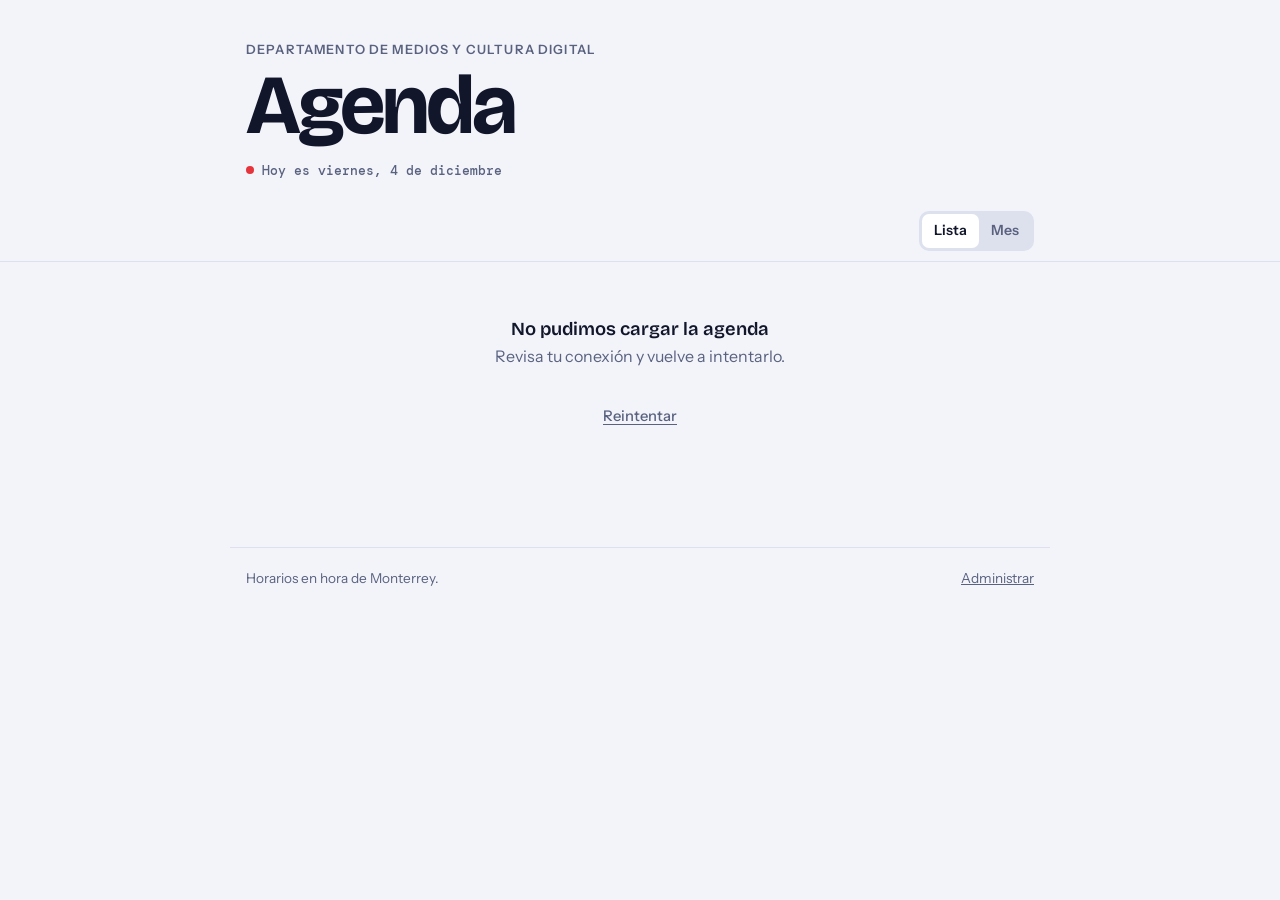
<file: agenda/index.html>
<!doctype html>
<html lang="es">
<head>
  <meta charset="utf-8">
  <meta name="viewport" content="width=device-width, initial-scale=1, viewport-fit=cover">
  <title>Agenda · Medios y Cultura Digital</title>
  <meta name="description" content="Charlas, talleres, proyecciones y convocatorias del Departamento de Medios y Cultura Digital.">
  <link rel="preconnect" href="https://fonts.googleapis.com">
  <link rel="preconnect" href="https://fonts.gstatic.com" crossorigin>
  <link href="https://fonts.googleapis.com/css2?family=Bricolage+Grotesque:opsz,wght@12..96,400..800&family=DM+Mono:wght@400;500&family=Instrument+Sans:wght@400..700&display=swap" rel="stylesheet">
  <link rel="stylesheet" href="styles.css">
</head>
<body>
  <header class="masthead wrap">
    <p class="dept">Departamento de Medios y Cultura Digital</p>
    <h1>Agenda</h1>
    <p class="today" id="today"></p>
  </header>

  <div class="toolbar">
    <div class="wrap">
      <div class="chips" id="chips" role="group" aria-label="Filtrar por tipo de evento"></div>
      <div class="seg" role="group" aria-label="Cambiar vista">
        <button type="button" id="view-list" aria-pressed="true">Lista</button>
        <button type="button" id="view-month" aria-pressed="false">Mes</button>
      </div>
    </div>
  </div>

  <main class="wrap" id="main" aria-live="polite">
    <p class="state">Cargando la agenda…</p>
  </main>

  <footer class="wrap foot">
    <span>Horarios en hora de Monterrey.</span>
    <a href="admin.html">Administrar</a>
  </footer>

  <dialog id="detail" aria-labelledby="detail-title"></dialog>

  <script src="common.js"></script>
  <script src="app.js"></script>
</body>
</html>
</file>
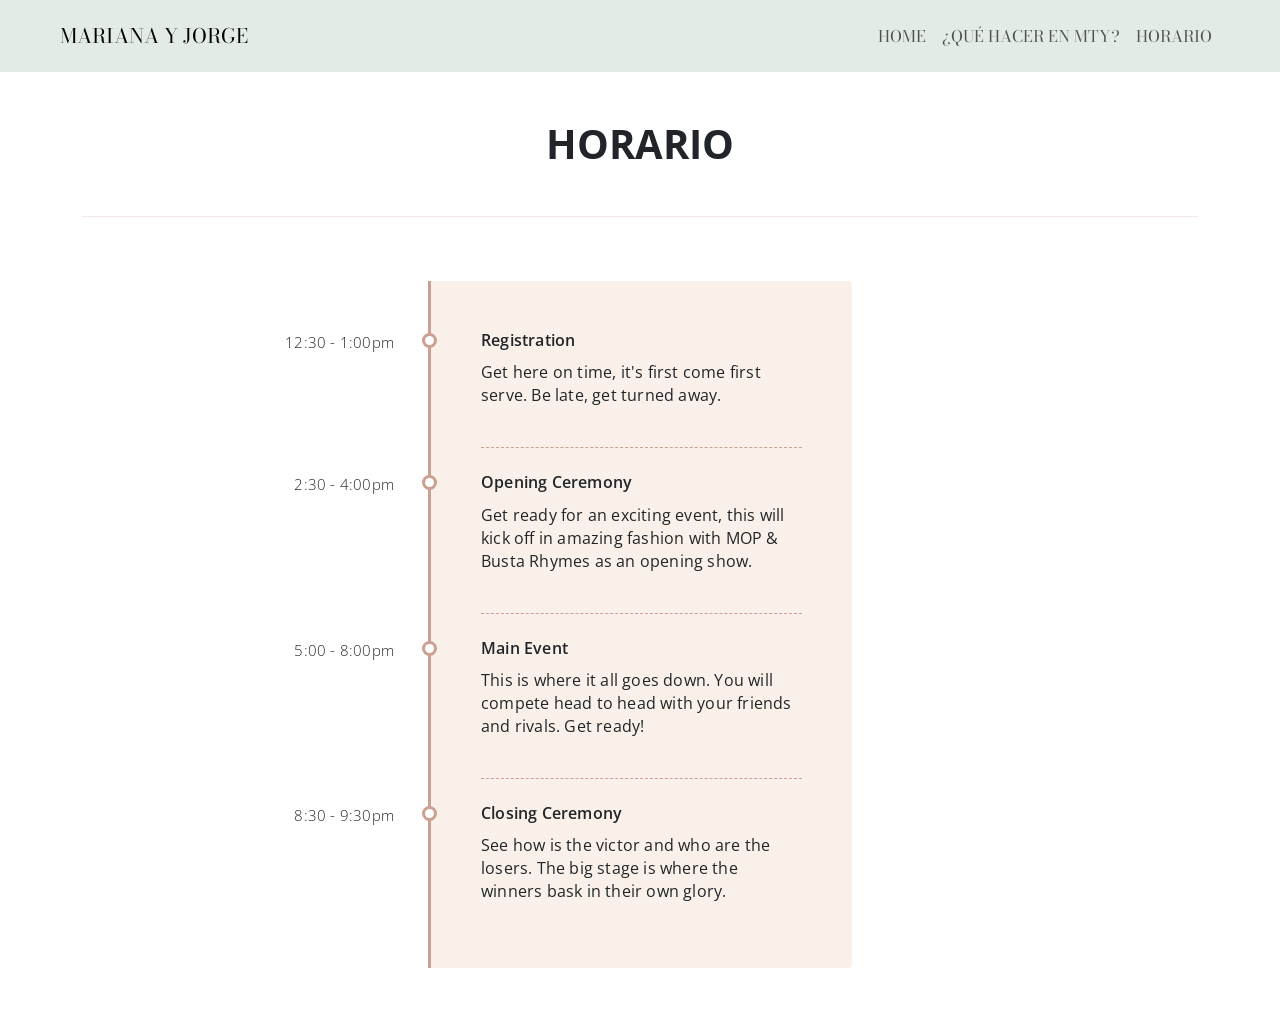
<file: horario.html>
<!doctype html>
<html lang="en">
  <head>
    <meta charset="utf-8">
    <meta name="viewport" content="width=device-width, initial-scale=1">
    <title>Mariana & Jorge</title>
    <link href="https://cdn.jsdelivr.net/npm/bootstrap@5.3.3/dist/css/bootstrap.min.css" rel="stylesheet" integrity="sha384-QWTKZyjpPEjISv5WaRU9OFeRpok6YctnYmDr5pNlyT2bRjXh0JMhjY6hW+ALEwIH" crossorigin="anonymous">
    <link rel="preconnect" href="https://fonts.googleapis.com">
    <link rel="preconnect" href="https://fonts.gstatic.com" crossorigin>
    <link href="https://fonts.googleapis.com/css2?family=Open+Sans:ital,wght@0,300..800;1,300..800&display=swap" rel="stylesheet">
    <link rel="preconnect" href="https://fonts.googleapis.com">
    <link href="https://fonts.googleapis.com/css2?family=Bodoni+Moda:ital,opsz,wght@0,6..96,400..900;1,6..96,400..900&display=swap" rel="stylesheet">
    <style>
        .timeline {
            border-left: 3px solid #cb9f92;
            border-bottom-right-radius: 4px;
            border-top-right-radius: 4px;
            background: #f9f1e9;
            margin: 0 auto;
            letter-spacing: 0.2px;
            position: relative;
            line-height: 1.4em;
            font-size: 1.03em;
            padding: 50px;
            list-style: none;
            text-align: left;
            max-width: 40%;
        }

        @media (max-width: 767px) {
            .timeline {
                max-width: 98%;
                padding: 25px;
            }
        }

        .timeline h1 {
            font-weight: 300;
            font-size: 1.4em;
        }

        .timeline h2,
        .timeline h3 {
            font-weight: 600;
            font-size: 1rem;
            margin-bottom: 10px;
        }

        .timeline .event {
            border-bottom: 1px dashed #cb9f92;
            padding-bottom: 25px;
            margin-bottom: 25px;
            position: relative;
        }

        @media (max-width: 767px) {
            .timeline .event {
                padding-top: 30px;
            }
        }

        .timeline .event:last-of-type {
            padding-bottom: 0;
            margin-bottom: 0;
            border: none;
        }

        .timeline .event:before,
        .timeline .event:after {
            position: absolute;
            display: block;
            top: 0;
        }

        .timeline .event:before {
            left: -207px;
            content: attr(data-date);
            text-align: right;
            font-weight: 100;
            font-size: 0.9em;
            min-width: 120px;
        }

        @media (max-width: 767px) {
            .timeline .event:before {
                left: 0px;
                text-align: left;
            }
        }

        .timeline .event:after {
            -webkit-box-shadow: 0 0 0 3px #cb9f92;
            box-shadow: 0 0 0 3px #cb9f92;
            left: -55.8px;
            background: #fff;
            border-radius: 50%;
            height: 9px;
            width: 9px;
            content: "";
            top: 5px;
        }

        @media (max-width: 767px) {
            .timeline .event:after {
                left: -31.8px;
            }
        }

        .rtl .timeline {
            border-left: 0;
            text-align: right;
            border-bottom-right-radius: 0;
            border-top-right-radius: 0;
            border-bottom-left-radius: 4px;
            border-top-left-radius: 4px;
            border-right: 3px solid #cb9f92;
        }

        .rtl .timeline .event::before {
            left: 0;
            right: -170px;
        }

        .rtl .timeline .event::after {
            left: 0;
            right: -55.8px;
        }
    </style>

  </head>

  <body style="font-family: 'Open Sans', serif;">
    <nav class="navbar navbar-expand-lg px-5 py-3 mb-5" style="background-color: #e3ebe5;">
        <div class="container-fluid">
            <a class="navbar-brand" href="index.html">
                <span style="font-family: 'Bodoni Moda', serif;">MARIANA Y JORGE</span>
            </a>
          <button class="navbar-toggler" type="button" data-bs-toggle="collapse" data-bs-target="#navbarNavAltMarkup" aria-controls="navbarNavAltMarkup" aria-expanded="false" aria-label="Toggle navigation">
            <span class="navbar-toggler-icon"></span>
          </button>
          <div class="collapse navbar-collapse justify-content-end" id="navbarNavAltMarkup" style="font-family: 'Bodoni Moda', serif; text-transform: uppercase;">
            <div class="navbar-nav">
                <a class="nav-link" aria-current="page" href="index.html">Home</a>
                <a class="nav-link" href="quehacer.html">¿Qué hacer en MTY?</a>
                <a class="nav-link" href="horario.html">Horario</a>
              </div>
          </div>
        </div>
    </nav>
    
    <div class="container text-center">
        <h1 style="text-transform: uppercase; font-family: 'Open Sans', serif; font-weight: 700;" class="mb-4">HORARIO</h1>
        <hr class="my-5" style="color: #cb9f92">

        <div class="container mb-5">
            <div class="row">
                <div class="col-md-12">
                    <div class="card" style="border: none;">
                        <div class="card-body">
                            <div id="content">
                                <ul class="timeline">
                                    <li class="event" data-date="12:30 - 1:00pm">
                                        <h3>Registration</h3>
                                        <p>Get here on time, it's first come first serve. Be late, get turned away.</p>
                                    </li>
                                    <li class="event" data-date="2:30 - 4:00pm">
                                        <h3>Opening Ceremony</h3>
                                        <p>Get ready for an exciting event, this will kick off in amazing fashion with MOP &amp; Busta Rhymes as an opening show.</p>
                                    </li>
                                    <li class="event" data-date="5:00 - 8:00pm">
                                        <h3>Main Event</h3>
                                        <p>This is where it all goes down. You will compete head to head with your friends and rivals. Get ready!</p>
                                    </li>
                                    <li class="event" data-date="8:30 - 9:30pm">
                                        <h3>Closing Ceremony</h3>
                                        <p>See how is the victor and who are the losers. The big stage is where the winners bask in their own glory.</p>
                                    </li>
                                </ul>
                            </div>
                        </div>
                    </div>
                </div>
            </div>
        </div>

  
    
    <script src="https://cdn.jsdelivr.net/npm/bootstrap@5.3.3/dist/js/bootstrap.bundle.min.js" integrity="sha384-YvpcrYf0tY3lHB60NNkmXc5s9fDVZLESaAA55NDzOxhy9GkcIdslK1eN7N6jIeHz" crossorigin="anonymous"></script>
    <script src="index.js"></script>
    </body>
</html>
</file>
<file: agenda/styles.css>
/* Agenda · Departamento de Medios y Cultura Digital
   Concepto: una cartelera de programación. Fecha grande a la izquierda como
   parrilla de festival, horas en monoespaciada tipo código de tiempo, y un
   color por tipo de evento. */
:root {
  --bg: #f2f4f9;
  --surface: #ffffff;
  --ink: #12162b;
  --muted: #5a6280;
  --line: #dde1ed;
  --accent: #2438e8;
  --accent-ink: #ffffff;
  --accent-soft: #e6e9ff;
  --danger: #c0262d;
  --live: #e5343c;

  --c-charla: #2438e8;
  --c-taller: #cf5a0a;
  --c-proyeccion: #b81f74;
  --c-exposicion: #0a7f72;
  --c-convocatoria: #8f6600;
  --c-otro: #55607a;

  --display: 'Bricolage Grotesque', 'Helvetica Neue', Arial, sans-serif;
  --body: 'Instrument Sans', system-ui, -apple-system, 'Segoe UI', sans-serif;
  --mono: 'DM Mono', ui-monospace, 'SF Mono', Menlo, monospace;

  --radius: 14px;
  --shadow: 0 1px 2px rgb(18 22 43 / 0.05), 0 8px 24px -12px rgb(18 22 43 / 0.18);
  color-scheme: light;
}
@media (prefers-color-scheme: dark) {
  :root {
    --bg: #0d1020;
    --surface: #171b30;
    --ink: #eef0fa;
    --muted: #9aa2c0;
    --line: #2a3050;
    --accent: #8795ff;
    --accent-ink: #0d1020;
    --accent-soft: #232a55;
    --danger: #ff7b80;
    --live: #ff5a61;
    --c-charla: #8795ff;
    --c-taller: #ff9a55;
    --c-proyeccion: #ff7cc0;
    --c-exposicion: #4fd3c2;
    --c-convocatoria: #e6bd4a;
    --c-otro: #a3adc8;
    --shadow: 0 1px 2px rgb(0 0 0 / 0.3), 0 8px 24px -12px rgb(0 0 0 / 0.6);
    color-scheme: dark;
  }
}

*, *::before, *::after { box-sizing: border-box; }
html { -webkit-text-size-adjust: 100%; }
body {
  margin: 0;
  background: var(--bg);
  color: var(--ink);
  font: 16px/1.55 var(--body);
}
[hidden] { display: none !important; }
img { max-width: 100%; display: block; }
a { color: var(--accent); }
button, input, select, textarea { font: inherit; color: inherit; }
:focus-visible { outline: 2px solid var(--accent); outline-offset: 2px; border-radius: 4px; }

.wrap {
  max-width: 820px;
  margin: 0 auto;
  padding-left: max(16px, env(safe-area-inset-left, 0px));
  padding-right: max(16px, env(safe-area-inset-right, 0px));
}

/* ── Encabezado ─────────────────────────────────────────── */
.masthead { padding-block: 40px 20px; }
.dept {
  margin: 0 0 6px;
  font-size: 0.8rem;
  font-weight: 600;
  letter-spacing: 0.09em;
  text-transform: uppercase;
  color: var(--muted);
}
.masthead h1 {
  margin: 0;
  font: 700 clamp(3rem, 12vw, 5.25rem)/0.95 var(--display);
  letter-spacing: -0.035em;
}
.today {
  display: inline-flex;
  align-items: center;
  gap: 8px;
  margin: 16px 0 0;
  font: 500 0.82rem var(--mono);
  color: var(--muted);
}
.today::before {
  content: '';
  width: 8px; height: 8px;
  border-radius: 50%;
  background: var(--live);
}

/* ── Barra de filtros ───────────────────────────────────── */
.toolbar {
  position: sticky;
  top: 0;
  z-index: 5;
  background: var(--bg);
  border-bottom: 1px solid var(--line);
}
.toolbar .wrap {
  display: flex;
  align-items: center;
  gap: 12px;
  padding-block: 10px;
}
.chips {
  display: flex;
  gap: 6px;
  flex: 1;
  min-width: 0;
  overflow-x: auto;
  scrollbar-width: none;
  padding-block: 2px;
}
.chips::-webkit-scrollbar { display: none; }
.chip {
  flex: none;
  display: inline-flex;
  align-items: center;
  gap: 7px;
  padding: 7px 13px;
  border: 1px solid var(--line);
  border-radius: 999px;
  background: var(--surface);
  font-size: 0.88rem;
  font-weight: 500;
  cursor: pointer;
  white-space: nowrap;
}
.chip .dot, .tag .dot {
  width: 8px; height: 8px;
  border-radius: 50%;
  background: var(--c, var(--muted));
}
.chip[aria-pressed='true'] { background: var(--ink); border-color: var(--ink); color: var(--bg); }
.seg {
  flex: none;
  display: inline-flex;
  padding: 3px;
  border-radius: 10px;
  background: var(--line);
}
.seg button {
  border: 0;
  border-radius: 7px;
  padding: 6px 12px;
  background: transparent;
  font-size: 0.88rem;
  font-weight: 600;
  color: var(--muted);
  cursor: pointer;
}
.seg button[aria-pressed='true'] { background: var(--surface); color: var(--ink); }

/* ── Lista ──────────────────────────────────────────────── */
main.wrap { padding-block: 8px 64px; }
.month-title {
  margin: 28px 0 10px;
  font: 600 1.35rem var(--display);
  letter-spacing: -0.01em;
}
.month-title span { color: var(--muted); font-weight: 400; }
.events { display: flex; flex-direction: column; gap: 10px; list-style: none; margin: 0; padding: 0; }

.event {
  position: relative;
  display: grid;
  grid-template-columns: 58px minmax(0, 1fr) auto;
  gap: 16px;
  align-items: start;
  padding: 16px;
  background: var(--surface);
  border: 1px solid var(--line);
  border-radius: var(--radius);
  transition: border-color 0.15s, box-shadow 0.15s, transform 0.15s;
}
.event:hover { border-color: var(--c); box-shadow: var(--shadow); transform: translateY(-1px); }
.event.past { opacity: 0.62; }
.event-date { text-align: center; color: var(--c); }
.event-date .dow {
  display: block;
  font: 500 0.72rem var(--mono);
  letter-spacing: 0.08em;
  text-transform: uppercase;
}
.event-date .num {
  display: block;
  font: 700 2.2rem/1 var(--display);
  letter-spacing: -0.03em;
  font-variant-numeric: tabular-nums;
}
.event-date .rel {
  display: inline-block;
  margin-top: 5px;
  padding: 1px 7px;
  border-radius: 999px;
  background: var(--c);
  color: var(--surface);
  font-size: 0.68rem;
  font-weight: 700;
  letter-spacing: 0.04em;
  text-transform: uppercase;
}
.event-body { display: flex; flex-direction: column; gap: 5px; min-width: 0; }
.event-title {
  margin: 0;
  font: 600 1.14rem/1.25 var(--display);
  letter-spacing: -0.01em;
  text-wrap: balance;
  overflow-wrap: anywhere;
}
.event-title a { color: inherit; text-decoration: none; }
.event-title a::after { content: ''; position: absolute; inset: 0; border-radius: var(--radius); }
.meta {
  display: flex;
  flex-wrap: wrap;
  gap: 2px 14px;
  font-size: 0.9rem;
  color: var(--muted);
}
.meta .time { font: 500 0.86rem/1.7 var(--mono); color: var(--ink); }
.tag {
  display: inline-flex;
  align-items: center;
  gap: 6px;
  font-size: 0.76rem;
  font-weight: 600;
  letter-spacing: 0.05em;
  text-transform: uppercase;
  color: var(--c);
}
.event-thumb {
  width: 76px; height: 76px;
  border-radius: 9px;
  object-fit: cover;
  background: var(--line);
}

.state {
  margin: 48px auto;
  max-width: 34ch;
  text-align: center;
  color: var(--muted);
}
.state strong { display: block; margin-bottom: 4px; font: 600 1.15rem var(--display); color: var(--ink); }
.link-btn {
  display: block;
  margin: 28px auto 0;
  padding: 8px 14px;
  border: 0;
  background: none;
  color: var(--muted);
  font-size: 0.92rem;
  font-weight: 500;
  text-decoration: underline;
  text-underline-offset: 3px;
  cursor: pointer;
}
.link-btn:hover { color: var(--ink); }

/* ── Mes ────────────────────────────────────────────────── */
.cal-head { display: flex; align-items: center; gap: 8px; margin: 24px 0 12px; }
.cal-head h2 { flex: 1; margin: 0; font: 600 1.35rem var(--display); }
.icon-btn {
  width: 38px; height: 38px;
  border: 1px solid var(--line);
  border-radius: 10px;
  background: var(--surface);
  font-size: 1.1rem;
  cursor: pointer;
}
.cal-grid { display: grid; grid-template-columns: repeat(7, minmax(0, 1fr)); gap: 4px; }
.cal-dow {
  padding: 4px 0;
  text-align: center;
  font: 500 0.7rem var(--mono);
  letter-spacing: 0.08em;
  text-transform: uppercase;
  color: var(--muted);
}
.cal-day {
  display: flex;
  flex-direction: column;
  gap: 3px;
  min-height: 78px;
  padding: 6px;
  border: 1px solid var(--line);
  border-radius: 10px;
  background: var(--surface);
  text-align: left;
  cursor: pointer;
  overflow: hidden;
}
.cal-day.blank { visibility: hidden; }
.cal-day .n { font: 500 0.82rem var(--mono); color: var(--muted); }
.cal-day.is-today .n {
  align-self: flex-start;
  padding: 0 6px;
  border-radius: 999px;
  background: var(--live);
  color: #fff;
}
.cal-day[aria-pressed='true'] { border-color: var(--ink); box-shadow: inset 0 0 0 1px var(--ink); }
.cal-ev {
  padding: 1px 5px;
  border-left: 3px solid var(--c);
  font-size: 0.72rem;
  line-height: 1.35;
  white-space: nowrap;
  overflow: hidden;
  text-overflow: ellipsis;
}
.cal-more { font-size: 0.7rem; color: var(--muted); padding-left: 8px; }
.cal-dots { display: none; gap: 3px; flex-wrap: wrap; }
.cal-dots i { width: 7px; height: 7px; border-radius: 50%; background: var(--c); }
.day-title { margin: 24px 0 10px; font: 600 1.05rem var(--display); }

/* ── Detalle ────────────────────────────────────────────── */
dialog {
  width: min(600px, calc(100vw - 24px));
  max-height: min(88vh, 900px);
  padding: 0;
  border: 0;
  border-radius: 18px;
  background: var(--surface);
  color: var(--ink);
  box-shadow: 0 24px 80px -20px rgb(0 0 0 / 0.5);
  overflow: auto;
}
dialog::backdrop { background: rgb(10 12 26 / 0.55); backdrop-filter: blur(3px); }
.sheet { padding: 24px; display: flex; flex-direction: column; gap: 14px; }
.sheet-top { display: flex; align-items: center; justify-content: space-between; gap: 12px; }
.close {
  width: 36px; height: 36px;
  border: 0;
  border-radius: 50%;
  background: var(--bg);
  font-size: 1.15rem;
  line-height: 1;
  cursor: pointer;
}
.sheet h2 {
  margin: 0;
  font: 700 clamp(1.5rem, 5vw, 2rem)/1.12 var(--display);
  letter-spacing: -0.02em;
  text-wrap: balance;
  overflow-wrap: anywhere;
}
.facts { display: grid; grid-template-columns: auto minmax(0, 1fr); gap: 4px 14px; margin: 0; }
.facts dt { font: 500 0.72rem/1.9 var(--mono); letter-spacing: 0.08em; text-transform: uppercase; color: var(--muted); }
.facts dd { margin: 0; overflow-wrap: anywhere; }
.desc { margin: 0; white-space: pre-line; overflow-wrap: anywhere; max-width: 65ch; }
.poster { width: 100%; border-radius: 12px; background: var(--line); }
.actions { display: flex; flex-wrap: wrap; gap: 8px; }

.btn {
  display: inline-flex;
  align-items: center;
  justify-content: center;
  gap: 8px;
  padding: 10px 16px;
  border: 1px solid var(--line);
  border-radius: 10px;
  background: var(--surface);
  font-size: 0.93rem;
  font-weight: 600;
  color: var(--ink);
  text-decoration: none;
  cursor: pointer;
}
.btn:hover { border-color: var(--ink); }
.btn.primary { background: var(--accent); border-color: var(--accent); color: var(--accent-ink); }
.btn.primary:hover { filter: brightness(1.08); }
.btn.danger { color: var(--danger); }
.btn.small { padding: 6px 11px; font-size: 0.85rem; }
.btn[disabled] { opacity: 0.55; cursor: progress; }

.foot {
  padding-block: 20px 36px;
  border-top: 1px solid var(--line);
  font-size: 0.85rem;
  color: var(--muted);
  display: flex;
  justify-content: space-between;
  gap: 12px;
  flex-wrap: wrap;
}
.foot a { color: inherit; }

/* ── Panel de administración ────────────────────────────── */
.admin-top { display: flex; align-items: flex-end; justify-content: space-between; gap: 12px; flex-wrap: wrap; padding-block: 32px 16px; }
.admin-top h1 { margin: 0; font: 700 2.2rem/1 var(--display); letter-spacing: -0.03em; }
.card {
  background: var(--surface);
  border: 1px solid var(--line);
  border-radius: var(--radius);
  padding: 24px;
}
.login { max-width: 400px; margin: 8vh auto; }
.login h1 { margin: 0 0 4px; font: 700 1.7rem var(--display); letter-spacing: -0.02em; }
.login p { margin: 0 0 18px; color: var(--muted); }
.form { display: flex; flex-direction: column; gap: 14px; }
.field { display: flex; flex-direction: column; gap: 5px; min-width: 0; }
.field > span { font-size: 0.85rem; font-weight: 600; }
.field small { color: var(--muted); font-size: 0.8rem; }
.row { display: grid; grid-template-columns: repeat(auto-fit, minmax(140px, 1fr)); gap: 12px; }
.input, select.input, textarea.input {
  width: 100%;
  padding: 10px 12px;
  border: 1px solid var(--line);
  border-radius: 10px;
  background: var(--bg);
}
textarea.input { min-height: 120px; resize: vertical; }
.check { display: flex; align-items: center; gap: 9px; font-weight: 500; cursor: pointer; }
.check input { width: 18px; height: 18px; accent-color: var(--accent); }
.msg { margin: 0; font-size: 0.9rem; color: var(--danger); }
.msg.ok { color: var(--c-exposicion); }
.upload { display: flex; align-items: center; gap: 14px; flex-wrap: wrap; }
.upload img { width: 84px; height: 84px; border-radius: 10px; object-fit: cover; background: var(--line); }

.admin-list { display: flex; flex-direction: column; gap: 8px; list-style: none; margin: 0; padding: 0; }
.admin-item {
  display: grid;
  grid-template-columns: 92px minmax(0, 1fr) auto;
  gap: 14px;
  align-items: center;
  padding: 12px 16px;
  background: var(--surface);
  border: 1px solid var(--line);
  border-left: 4px solid var(--c);
  border-radius: 12px;
}
.admin-item .when { font: 500 0.8rem/1.4 var(--mono); color: var(--muted); }
.admin-item .t { font-weight: 600; overflow-wrap: anywhere; }
.admin-item .sub { font-size: 0.84rem; color: var(--muted); }
.admin-item .ops { display: flex; gap: 6px; flex-wrap: wrap; justify-content: flex-end; }
.badge {
  display: inline-block;
  margin-left: 6px;
  padding: 1px 8px;
  border-radius: 999px;
  background: var(--line);
  font-size: 0.7rem;
  font-weight: 700;
  letter-spacing: 0.04em;
  text-transform: uppercase;
  color: var(--muted);
  vertical-align: middle;
}
.section-title { margin: 28px 0 10px; font: 600 1.1rem var(--display); }
.toast {
  position: fixed;
  left: 50%;
  bottom: calc(20px + env(safe-area-inset-bottom, 0px));
  transform: translateX(-50%);
  padding: 10px 18px;
  border-radius: 999px;
  background: var(--ink);
  color: var(--bg);
  font-size: 0.9rem;
  font-weight: 600;
  z-index: 50;
}

@media (max-width: 560px) {
  .event { grid-template-columns: 48px minmax(0, 1fr); gap: 12px; padding: 14px; }
  .event-thumb { display: none; }
  .event-date .num { font-size: 1.85rem; }
  .cal-day { min-height: 52px; padding: 5px; align-items: center; }
  .cal-ev, .cal-more { display: none; }
  .cal-dots { display: flex; justify-content: center; }
  .sheet { padding: 18px; }
  .admin-item { grid-template-columns: minmax(0, 1fr); gap: 8px; }
  .admin-item .ops { justify-content: flex-start; }
  .toolbar .wrap { flex-wrap: wrap; }
  .chips { flex-basis: 100%; order: 2; }
  .seg { margin-left: auto; }
}
@media (prefers-reduced-motion: reduce) {
  * { transition: none !important; }
}
</file>
